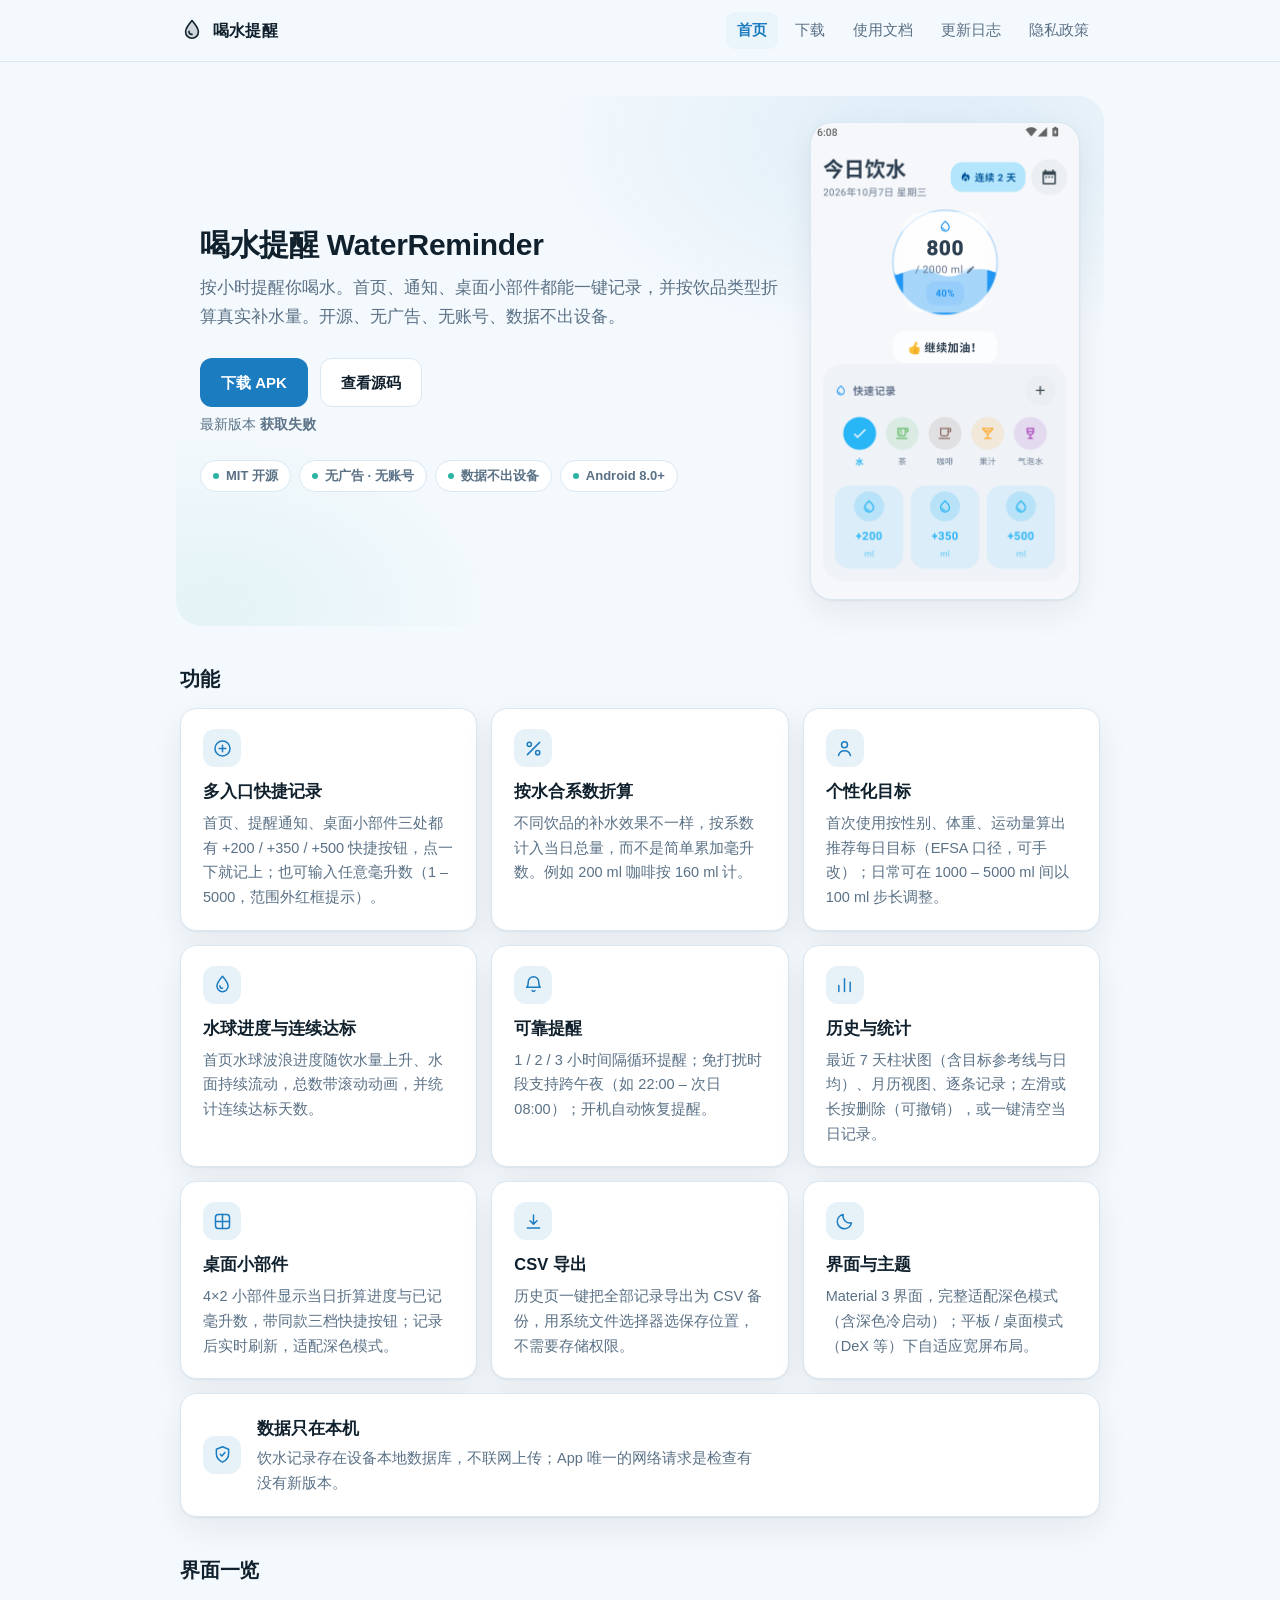
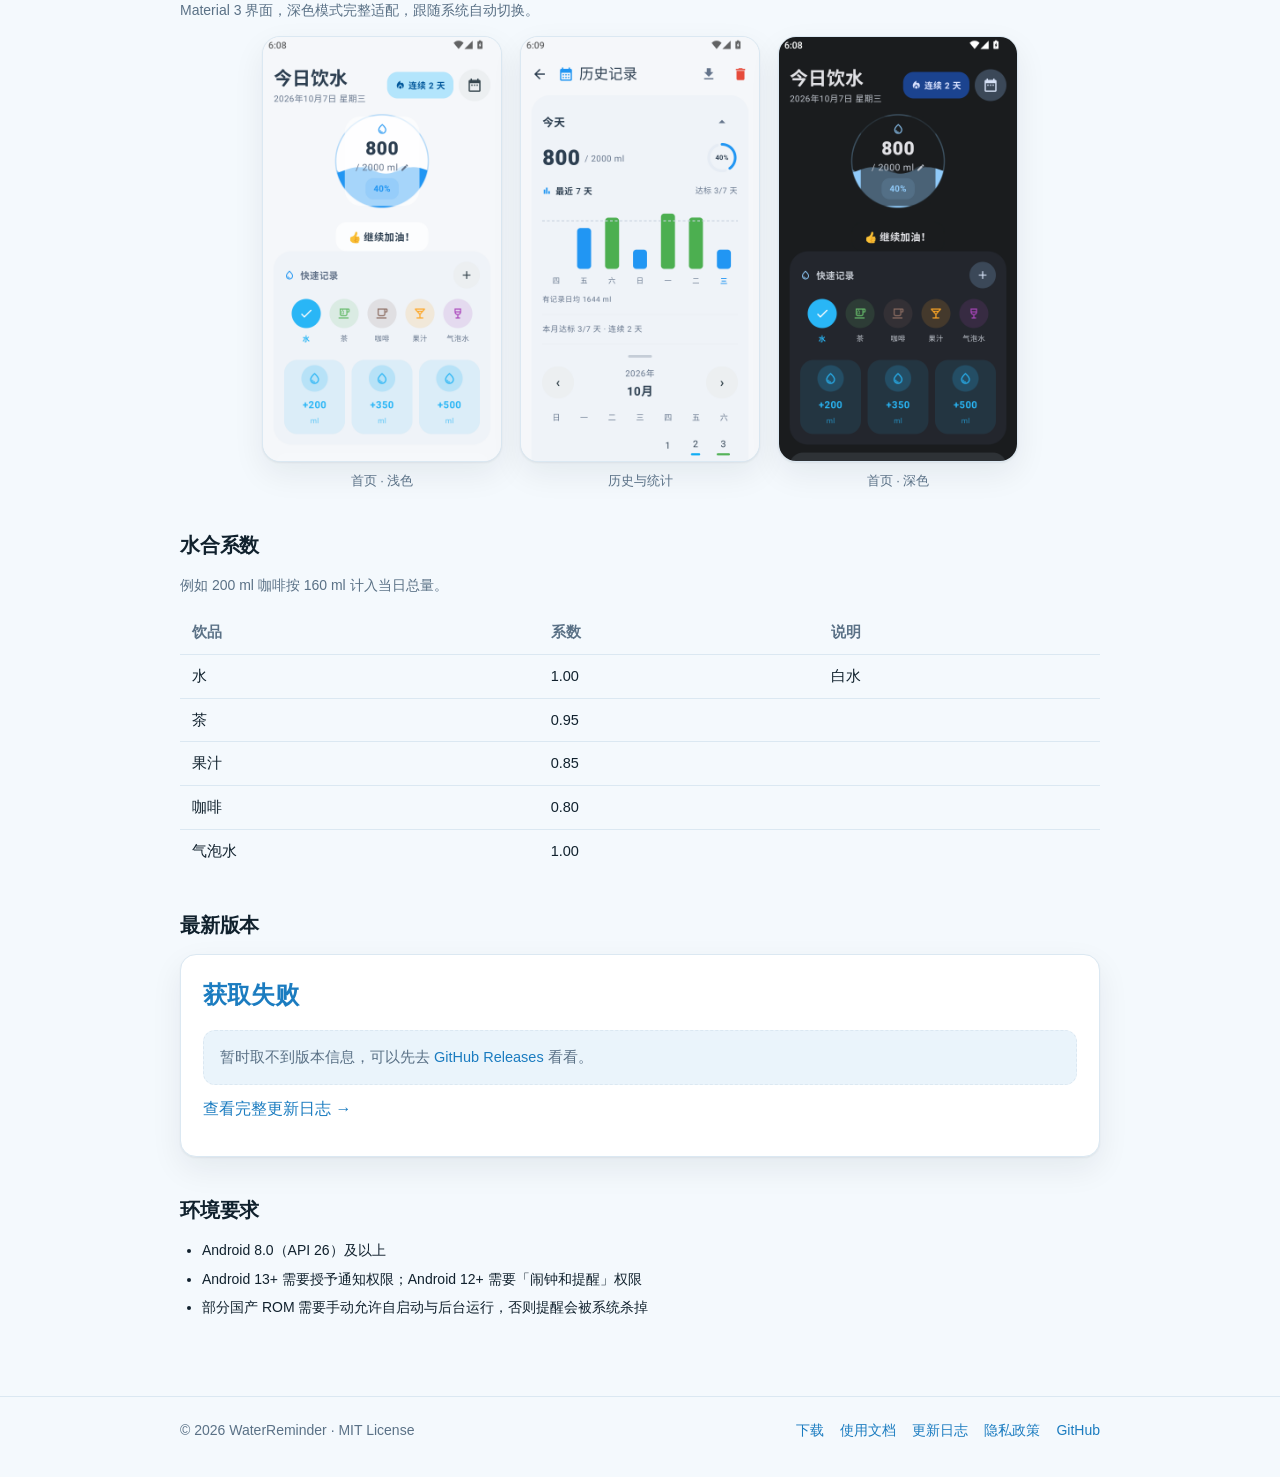
<file: docs/index.html>
<!DOCTYPE html>
<html lang="zh-CN">
<head>
<meta charset="utf-8">
<meta name="viewport" content="width=device-width, initial-scale=1">
<title>喝水提醒 WaterReminder — 简单、开源的饮水提醒 App</title>
<meta name="description" content="WaterReminder 是一个轻量的 Android 喝水提醒应用：按小时提醒喝水，首页、通知、桌面小部件都能一键记录，并按饮品类型折算真实补水量。开源、无广告、无账号、数据不出设备。">
<link rel="icon" type="image/svg+xml" href="data:image/svg+xml,%3Csvg xmlns='http://www.w3.org/2000/svg' viewBox='0 0 24 24'%3E%3Cpath d='M12 2.6c3.9 4.5 6.4 7.9 6.4 11.2A6.4 6.4 0 0 1 12 20.2a6.4 6.4 0 0 1-6.4-6.4c0-3.3 2.5-6.7 6.4-11.2Z' fill='%231b7cc0'/%3E%3C/svg%3E">
<link rel="stylesheet" href="assets/style.css">
</head>
<body>

<header class="site-header">
  <div class="inner">
    <a class="brand" href="./">
      <svg viewBox="0 0 24 24" aria-hidden="true" fill="none">
        <path d="M12 2.6c3.9 4.5 6.4 7.9 6.4 11.2A6.4 6.4 0 0 1 12 20.2a6.4 6.4 0 0 1-6.4-6.4c0-3.3 2.5-6.7 6.4-11.2Z"
              fill="currentColor" opacity=".16"/>
        <path d="M12 2.6c3.9 4.5 6.4 7.9 6.4 11.2A6.4 6.4 0 0 1 12 20.2a6.4 6.4 0 0 1-6.4-6.4c0-3.3 2.5-6.7 6.4-11.2Z"
              stroke="currentColor" stroke-width="1.6" stroke-linejoin="round"/>
        <path d="M9 13.4c0 1.7 1.3 3 3 3" stroke="currentColor" stroke-width="1.6" stroke-linecap="round"/>
      </svg>
      喝水提醒
    </a>
    <nav class="nav">
      <a href="./" aria-current="page">首页</a>
      <a href="download/">下载</a>
      <a href="docs/">使用文档</a>
      <a href="changelog/">更新日志</a>
      <a href="privacy/">隐私政策</a>
    </nav>
  </div>
</header>

<main>

  <section class="hero">
    <div class="text">
      <h1>喝水提醒 WaterReminder</h1>
      <p class="lede">按小时提醒你喝水。首页、通知、桌面小部件都能一键记录，并按饮品类型折算真实补水量。开源、无广告、无账号、数据不出设备。</p>
      <div class="actions">
        <a class="btn btn-primary" data-download href="https://github.com/os233/WaterReminder/releases/latest">
          下载 APK
        </a>
        <a class="btn btn-ghost" href="https://github.com/os233/WaterReminder">查看源码</a>
      </div>
      <p class="small muted">
        最新版本 <strong data-latest-version>读取中…</strong>
        <span data-latest-date></span>
      </p>
      <ul class="badges">
        <li>MIT 开源</li>
        <li>无广告 · 无账号</li>
        <li>数据不出设备</li>
        <li>Android 8.0+</li>
      </ul>
    </div>
    <div class="mark">
      <picture>
        <source media="(prefers-color-scheme: dark)" srcset="images/home-dark.png">
        <img src="images/home-light.png" width="1080" height="1920"
             alt="喝水提醒首页截图：水球进度环、五张饮品快速记录卡与 +200 / +350 / +500 三档快捷按钮">
      </picture>
    </div>
  </section>

  <h2>功能</h2>
  <div class="grid">
    <div class="card feature">
      <div class="f-icon" aria-hidden="true">
        <svg viewBox="0 0 24 24" fill="none" stroke="currentColor" stroke-width="1.7" stroke-linecap="round" stroke-linejoin="round">
          <circle cx="12" cy="12" r="8.6"/><path d="M12 8.2v7.6M8.2 12h7.6"/>
        </svg>
      </div>
      <h3>多入口快捷记录</h3>
      <p>首页、提醒通知、桌面小部件三处都有 +200 / +350 / +500 快捷按钮，点一下就记上；也可输入任意毫升数（1 – 5000，范围外红框提示）。</p>
    </div>
    <div class="card feature">
      <div class="f-icon" aria-hidden="true">
        <svg viewBox="0 0 24 24" fill="none" stroke="currentColor" stroke-width="1.7" stroke-linecap="round" stroke-linejoin="round">
          <path d="M19 5 5 19"/><circle cx="7.2" cy="7.2" r="2.4"/><circle cx="16.8" cy="16.8" r="2.4"/>
        </svg>
      </div>
      <h3>按水合系数折算</h3>
      <p>不同饮品的补水效果不一样，按系数计入当日总量，而不是简单累加毫升数。例如 200 ml 咖啡按 160 ml 计。</p>
    </div>
    <div class="card feature">
      <div class="f-icon" aria-hidden="true">
        <svg viewBox="0 0 24 24" fill="none" stroke="currentColor" stroke-width="1.7" stroke-linecap="round" stroke-linejoin="round">
          <circle cx="12" cy="7.8" r="3.4"/><path d="M5.2 20c.9-3.4 3.6-5.3 6.8-5.3s5.9 1.9 6.8 5.3"/>
        </svg>
      </div>
      <h3>个性化目标</h3>
      <p>首次使用按性别、体重、运动量算出推荐每日目标（EFSA 口径，可手改）；日常可在 1000 – 5000 ml 间以 100 ml 步长调整。</p>
    </div>
    <div class="card feature">
      <div class="f-icon" aria-hidden="true">
        <svg viewBox="0 0 24 24" fill="none" stroke="currentColor" stroke-width="1.7" stroke-linecap="round" stroke-linejoin="round">
          <path d="M12 2.6c3.9 4.5 6.4 7.9 6.4 11.2A6.4 6.4 0 0 1 12 20.2a6.4 6.4 0 0 1-6.4-6.4c0-3.3 2.5-6.7 6.4-11.2Z"/>
          <path d="M9 13.4c0 1.7 1.3 3 3 3"/>
        </svg>
      </div>
      <h3>水球进度与连续达标</h3>
      <p>首页水球波浪进度随饮水量上升、水面持续流动，总数带滚动动画，并统计连续达标天数。</p>
    </div>
    <div class="card feature">
      <div class="f-icon" aria-hidden="true">
        <svg viewBox="0 0 24 24" fill="none" stroke="currentColor" stroke-width="1.7" stroke-linecap="round" stroke-linejoin="round">
          <path d="M18 9.2a6 6 0 0 0-12 0c0 4.6-1.8 6-1.8 6h15.6s-1.8-1.4-1.8-6"/>
          <path d="M10.4 19a1.9 1.9 0 0 0 3.2 0"/>
        </svg>
      </div>
      <h3>可靠提醒</h3>
      <p>1 / 2 / 3 小时间隔循环提醒；免打扰时段支持跨午夜（如 22:00 – 次日 08:00）；开机自动恢复提醒。</p>
    </div>
    <div class="card feature">
      <div class="f-icon" aria-hidden="true">
        <svg viewBox="0 0 24 24" fill="none" stroke="currentColor" stroke-width="1.7" stroke-linecap="round" stroke-linejoin="round">
          <path d="M5.5 20v-7M12 20V5.5M18.5 20V9.5"/>
        </svg>
      </div>
      <h3>历史与统计</h3>
      <p>最近 7 天柱状图（含目标参考线与日均）、月历视图、逐条记录；左滑或长按删除（可撤销），或一键清空当日记录。</p>
    </div>
    <div class="card feature">
      <div class="f-icon" aria-hidden="true">
        <svg viewBox="0 0 24 24" fill="none" stroke="currentColor" stroke-width="1.7" stroke-linecap="round" stroke-linejoin="round">
          <rect x="4" y="4" width="16" height="16" rx="3.2"/><path d="M12 4v16M4 12h16"/>
        </svg>
      </div>
      <h3>桌面小部件</h3>
      <p>4×2 小部件显示当日折算进度与已记毫升数，带同款三档快捷按钮；记录后实时刷新，适配深色模式。</p>
    </div>
    <div class="card feature">
      <div class="f-icon" aria-hidden="true">
        <svg viewBox="0 0 24 24" fill="none" stroke="currentColor" stroke-width="1.7" stroke-linecap="round" stroke-linejoin="round">
          <path d="M12 4.5V15M8 11.2l4 4 4-4"/><path d="M5 19.5h14"/>
        </svg>
      </div>
      <h3>CSV 导出</h3>
      <p>历史页一键把全部记录导出为 CSV 备份，用系统文件选择器选保存位置，不需要存储权限。</p>
    </div>
    <div class="card feature">
      <div class="f-icon" aria-hidden="true">
        <svg viewBox="0 0 24 24" fill="none" stroke="currentColor" stroke-width="1.7" stroke-linecap="round" stroke-linejoin="round">
          <path d="M20 13.6A8.2 8.2 0 0 1 10.4 4 8.2 8.2 0 1 0 20 13.6Z"/>
        </svg>
      </div>
      <h3>界面与主题</h3>
      <p>Material 3 界面，完整适配深色模式（含深色冷启动）；平板 / 桌面模式（DeX 等）下自适应宽屏布局。</p>
    </div>
    <div class="card feature">
      <div class="f-icon" aria-hidden="true">
        <svg viewBox="0 0 24 24" fill="none" stroke="currentColor" stroke-width="1.7" stroke-linecap="round" stroke-linejoin="round">
          <path d="M12 3.2 19 6v5.2c0 4.4-2.9 7.7-7 9.6-4.1-1.9-7-5.2-7-9.6V6l7-2.8Z"/>
          <path d="M9.4 11.8l1.9 1.9 3.5-3.9"/>
        </svg>
      </div>
      <h3>数据只在本机</h3>
      <p>饮水记录存在设备本地数据库，不联网上传；App 唯一的网络请求是检查有没有新版本。</p>
    </div>
  </div>

  <h2>界面一览</h2>
  <p class="small muted">Material 3 界面，深色模式完整适配，跟随系统自动切换。</p>
  <div class="screens">
    <figure>
      <img src="images/home-light.png" loading="lazy" width="1080" height="1920" alt="首页 · 浅色主题">
      <figcaption>首页 · 浅色</figcaption>
    </figure>
    <figure>
      <img src="images/history-light.png" loading="lazy" width="1080" height="1920" alt="历史记录页：最近 7 天柱状图、本月达标统计与月历视图">
      <figcaption>历史与统计</figcaption>
    </figure>
    <figure>
      <img src="images/home-dark.png" loading="lazy" width="1080" height="1920" alt="首页 · 深色主题">
      <figcaption>首页 · 深色</figcaption>
    </figure>
  </div>

  <h2>水合系数</h2>
  <p class="small muted">例如 200 ml 咖啡按 160 ml 计入当日总量。</p>
  <table>
    <thead>
      <tr><th>饮品</th><th>系数</th><th>说明</th></tr>
    </thead>
    <tbody>
      <tr><td>水</td><td>1.00</td><td>白水</td></tr>
      <tr><td>茶</td><td>0.95</td><td></td></tr>
      <tr><td>果汁</td><td>0.85</td><td></td></tr>
      <tr><td>咖啡</td><td>0.80</td><td></td></tr>
      <tr><td>气泡水</td><td>1.00</td><td></td></tr>
    </tbody>
  </table>

  <h2>最新版本</h2>
  <div class="card">
    <div class="version-row">
      <span class="version-tag" data-latest-version>读取中…</span>
      <span class="muted small" data-latest-date></span>
    </div>
    <p class="small muted" data-latest-size></p>
    <div class="notes" data-latest-notes>
      <p class="muted">正在读取更新说明…</p>
    </div>
    <p><a href="changelog/">查看完整更新日志 →</a></p>
  </div>

  <h2>环境要求</h2>
  <ul class="small">
    <li>Android 8.0（API 26）及以上</li>
    <li>Android 13+ 需要授予通知权限；Android 12+ 需要「闹钟和提醒」权限</li>
    <li>部分国产 ROM 需要手动允许自启动与后台运行，否则提醒会被系统杀掉</li>
  </ul>

</main>

<footer class="site-footer">
  <div class="inner">
    <span>© 2026 WaterReminder · MIT License</span>
    <span class="links">
      <a href="download/">下载</a>
      <a href="docs/">使用文档</a>
      <a href="changelog/">更新日志</a>
      <a href="privacy/">隐私政策</a>
      <a href="https://github.com/os233/WaterReminder">GitHub</a>
    </span>
  </div>
</footer>

<script src="assets/site.js"></script>
</body>
</html>
</file>
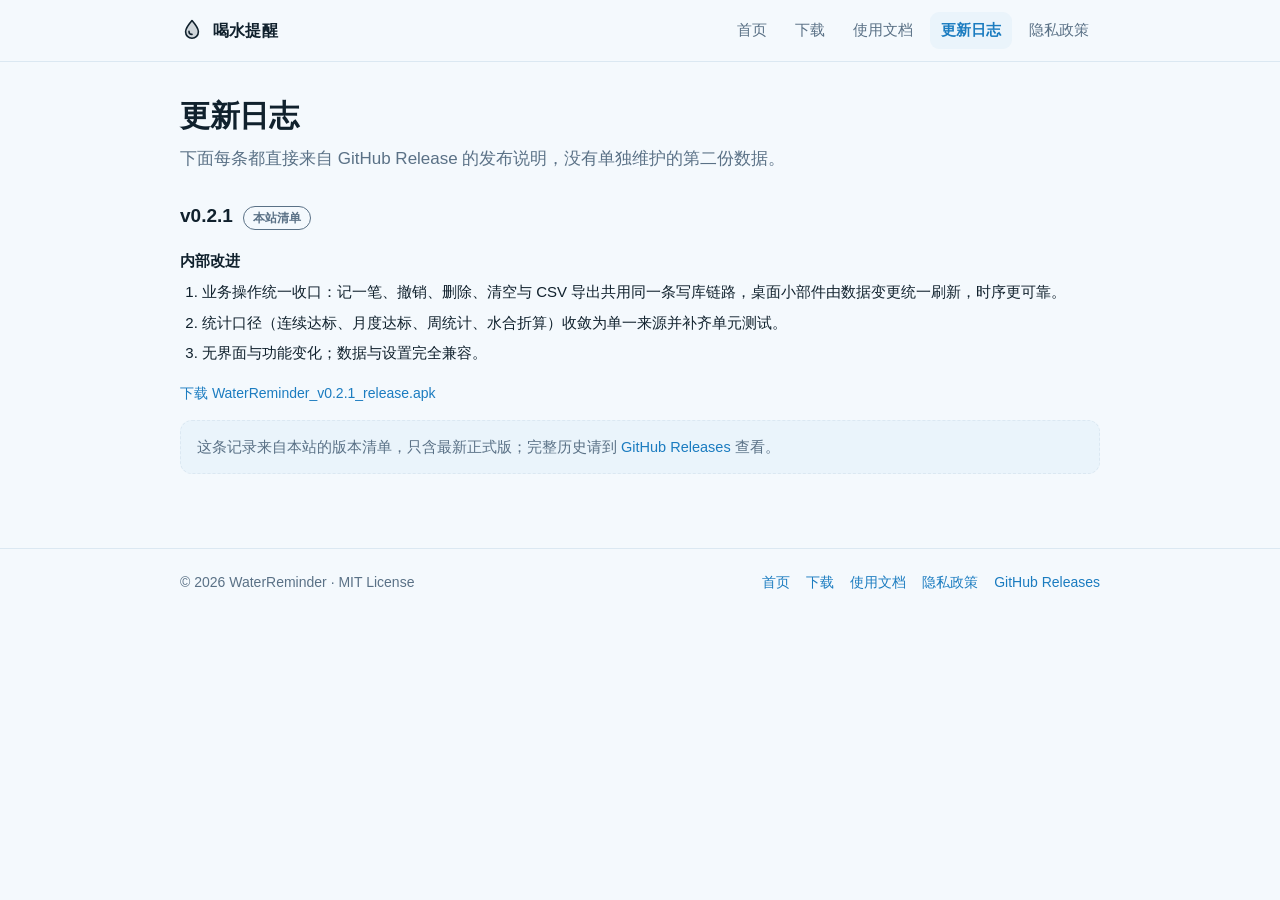
<file: docs/changelog/index.html>
<!DOCTYPE html>
<html lang="zh-CN">
<head>
<meta charset="utf-8">
<meta name="viewport" content="width=device-width, initial-scale=1">
<title>更新日志 — 喝水提醒 WaterReminder</title>
<meta name="description" content="WaterReminder 全部版本的更新日志，内容直接来自 GitHub Releases。">
<link rel="icon" type="image/svg+xml" href="data:image/svg+xml,%3Csvg xmlns='http://www.w3.org/2000/svg' viewBox='0 0 24 24'%3E%3Cpath d='M12 2.6c3.9 4.5 6.4 7.9 6.4 11.2A6.4 6.4 0 0 1 12 20.2a6.4 6.4 0 0 1-6.4-6.4c0-3.3 2.5-6.7 6.4-11.2Z' fill='%231b7cc0'/%3E%3C/svg%3E">
<link rel="stylesheet" href="../assets/style.css">
</head>
<body>

<header class="site-header">
  <div class="inner">
    <a class="brand" href="../">
      <svg viewBox="0 0 24 24" aria-hidden="true" fill="none">
        <path d="M12 2.6c3.9 4.5 6.4 7.9 6.4 11.2A6.4 6.4 0 0 1 12 20.2a6.4 6.4 0 0 1-6.4-6.4c0-3.3 2.5-6.7 6.4-11.2Z"
              fill="currentColor" opacity=".16"/>
        <path d="M12 2.6c3.9 4.5 6.4 7.9 6.4 11.2A6.4 6.4 0 0 1 12 20.2a6.4 6.4 0 0 1-6.4-6.4c0-3.3 2.5-6.7 6.4-11.2Z"
              stroke="currentColor" stroke-width="1.6" stroke-linejoin="round"/>
        <path d="M9 13.4c0 1.7 1.3 3 3 3" stroke="currentColor" stroke-width="1.6" stroke-linecap="round"/>
      </svg>
      喝水提醒
    </a>
    <nav class="nav">
      <a href="../">首页</a>
      <a href="../download/">下载</a>
      <a href="../docs/">使用文档</a>
      <a href="../changelog/" aria-current="page">更新日志</a>
      <a href="../privacy/">隐私政策</a>
    </nav>
  </div>
</header>

<main>

  <h1>更新日志</h1>
  <p class="lede">下面每条都直接来自 GitHub Release 的发布说明，没有单独维护的第二份数据。</p>

  <div data-changelog>
    <p class="notice">正在从 GitHub 读取发布记录…</p>
  </div>

</main>

<footer class="site-footer">
  <div class="inner">
    <span>© 2026 WaterReminder · MIT License</span>
    <span class="links">
      <a href="../">首页</a>
      <a href="../download/">下载</a>
      <a href="../docs/">使用文档</a>
      <a href="../privacy/">隐私政策</a>
      <a href="https://github.com/os233/WaterReminder/releases">GitHub Releases</a>
    </span>
  </div>
</footer>

<script src="../assets/site.js"></script>
</body>
</html>
</file>
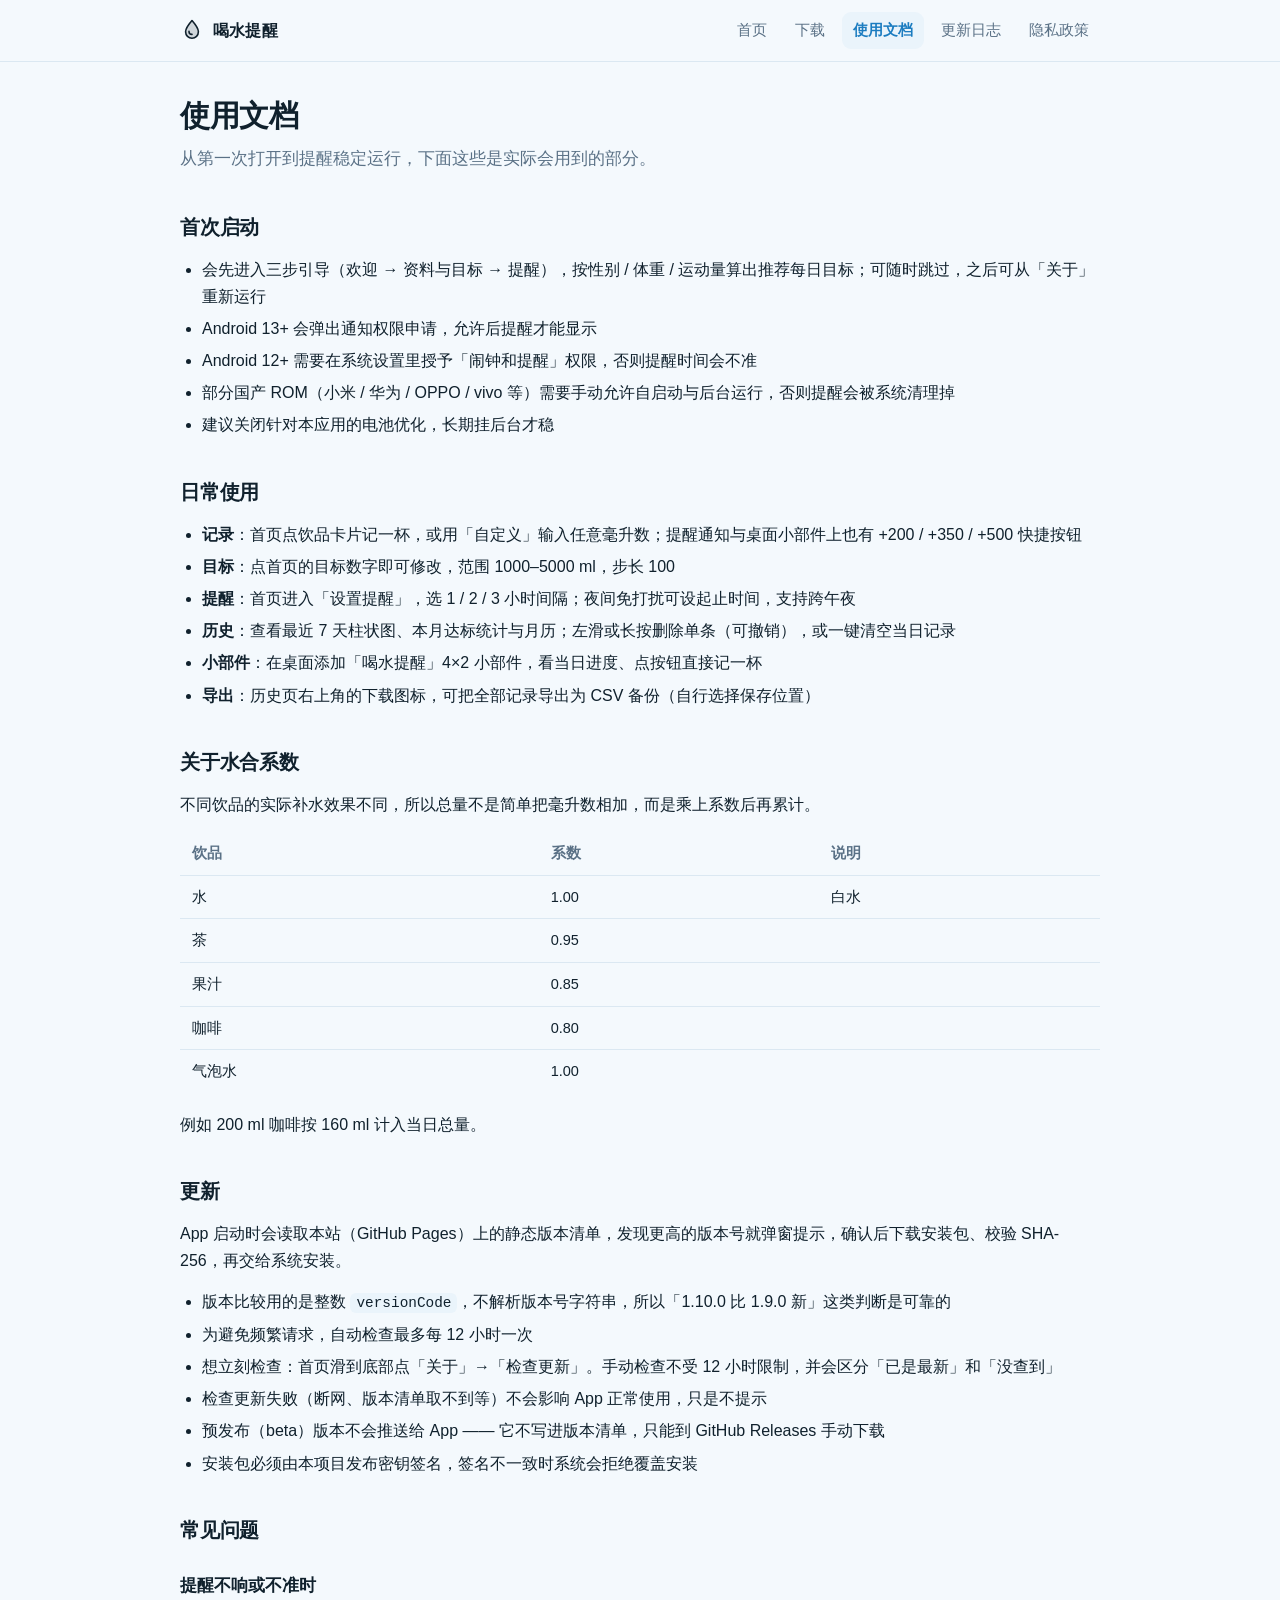
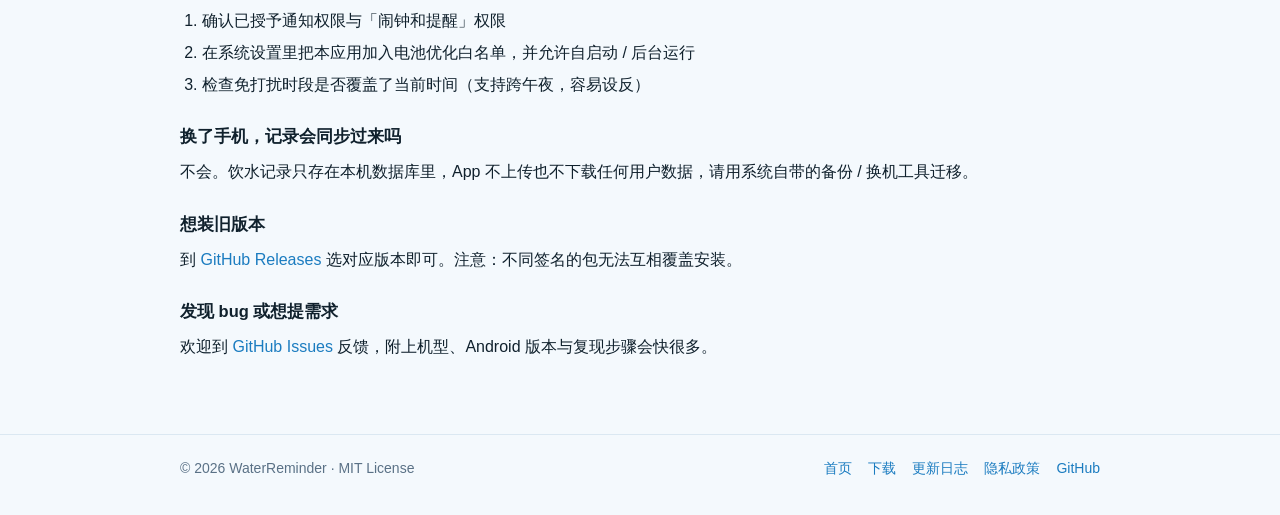
<file: docs/docs/index.html>
<!DOCTYPE html>
<html lang="zh-CN">
<head>
<meta charset="utf-8">
<meta name="viewport" content="width=device-width, initial-scale=1">
<title>使用文档 — 喝水提醒 WaterReminder</title>
<meta name="description" content="WaterReminder 使用说明：首次启动权限设置、日常记录、提醒配置、历史统计与常见问题排查。">
<link rel="icon" type="image/svg+xml" href="data:image/svg+xml,%3Csvg xmlns='http://www.w3.org/2000/svg' viewBox='0 0 24 24'%3E%3Cpath d='M12 2.6c3.9 4.5 6.4 7.9 6.4 11.2A6.4 6.4 0 0 1 12 20.2a6.4 6.4 0 0 1-6.4-6.4c0-3.3 2.5-6.7 6.4-11.2Z' fill='%231b7cc0'/%3E%3C/svg%3E">
<link rel="stylesheet" href="../assets/style.css">
</head>
<body>

<header class="site-header">
  <div class="inner">
    <a class="brand" href="../">
      <svg viewBox="0 0 24 24" aria-hidden="true" fill="none">
        <path d="M12 2.6c3.9 4.5 6.4 7.9 6.4 11.2A6.4 6.4 0 0 1 12 20.2a6.4 6.4 0 0 1-6.4-6.4c0-3.3 2.5-6.7 6.4-11.2Z"
              fill="currentColor" opacity=".16"/>
        <path d="M12 2.6c3.9 4.5 6.4 7.9 6.4 11.2A6.4 6.4 0 0 1 12 20.2a6.4 6.4 0 0 1-6.4-6.4c0-3.3 2.5-6.7 6.4-11.2Z"
              stroke="currentColor" stroke-width="1.6" stroke-linejoin="round"/>
        <path d="M9 13.4c0 1.7 1.3 3 3 3" stroke="currentColor" stroke-width="1.6" stroke-linecap="round"/>
      </svg>
      喝水提醒
    </a>
    <nav class="nav">
      <a href="../">首页</a>
      <a href="../download/">下载</a>
      <a href="../docs/" aria-current="page">使用文档</a>
      <a href="../changelog/">更新日志</a>
      <a href="../privacy/">隐私政策</a>
    </nav>
  </div>
</header>

<main>

  <h1>使用文档</h1>
  <p class="lede">从第一次打开到提醒稳定运行，下面这些是实际会用到的部分。</p>

  <h2>首次启动</h2>
  <ul>
    <li>会先进入三步引导（欢迎 → 资料与目标 → 提醒），按性别 / 体重 / 运动量算出推荐每日目标；可随时跳过，之后可从「关于」重新运行</li>
    <li>Android 13+ 会弹出通知权限申请，允许后提醒才能显示</li>
    <li>Android 12+ 需要在系统设置里授予「闹钟和提醒」权限，否则提醒时间会不准</li>
    <li>部分国产 ROM（小米 / 华为 / OPPO / vivo 等）需要手动允许自启动与后台运行，否则提醒会被系统清理掉</li>
    <li>建议关闭针对本应用的电池优化，长期挂后台才稳</li>
  </ul>

  <h2>日常使用</h2>
  <ul>
    <li><strong>记录</strong>：首页点饮品卡片记一杯，或用「自定义」输入任意毫升数；提醒通知与桌面小部件上也有 +200 / +350 / +500 快捷按钮</li>
    <li><strong>目标</strong>：点首页的目标数字即可修改，范围 1000–5000 ml，步长 100</li>
    <li><strong>提醒</strong>：首页进入「设置提醒」，选 1 / 2 / 3 小时间隔；夜间免打扰可设起止时间，支持跨午夜</li>
    <li><strong>历史</strong>：查看最近 7 天柱状图、本月达标统计与月历；左滑或长按删除单条（可撤销），或一键清空当日记录</li>
    <li><strong>小部件</strong>：在桌面添加「喝水提醒」4×2 小部件，看当日进度、点按钮直接记一杯</li>
    <li><strong>导出</strong>：历史页右上角的下载图标，可把全部记录导出为 CSV 备份（自行选择保存位置）</li>
  </ul>

  <h2>关于水合系数</h2>
  <p>不同饮品的实际补水效果不同，所以总量不是简单把毫升数相加，而是乘上系数后再累计。</p>
  <table>
    <thead>
      <tr><th>饮品</th><th>系数</th><th>说明</th></tr>
    </thead>
    <tbody>
      <tr><td>水</td><td>1.00</td><td>白水</td></tr>
      <tr><td>茶</td><td>0.95</td><td></td></tr>
      <tr><td>果汁</td><td>0.85</td><td></td></tr>
      <tr><td>咖啡</td><td>0.80</td><td></td></tr>
      <tr><td>气泡水</td><td>1.00</td><td></td></tr>
    </tbody>
  </table>
  <p>例如 200 ml 咖啡按 160 ml 计入当日总量。</p>

  <h2>更新</h2>
  <p>App 启动时会读取本站（GitHub Pages）上的静态版本清单，发现更高的版本号就弹窗提示，确认后下载安装包、校验 SHA-256，再交给系统安装。</p>
  <ul>
    <li>版本比较用的是整数 <code>versionCode</code>，不解析版本号字符串，所以「1.10.0 比 1.9.0 新」这类判断是可靠的</li>
    <li>为避免频繁请求，自动检查最多每 12 小时一次</li>
    <li>想立刻检查：首页滑到底部点「关于」→「检查更新」。手动检查不受 12 小时限制，并会区分「已是最新」和「没查到」</li>
    <li>检查更新失败（断网、版本清单取不到等）不会影响 App 正常使用，只是不提示</li>
    <li>预发布（beta）版本不会推送给 App —— 它不写进版本清单，只能到 GitHub Releases 手动下载</li>
    <li>安装包必须由本项目发布密钥签名，签名不一致时系统会拒绝覆盖安装</li>
  </ul>

  <h2>常见问题</h2>

  <h3>提醒不响或不准时</h3>
  <ol>
    <li>确认已授予通知权限与「闹钟和提醒」权限</li>
    <li>在系统设置里把本应用加入电池优化白名单，并允许自启动 / 后台运行</li>
    <li>检查免打扰时段是否覆盖了当前时间（支持跨午夜，容易设反）</li>
  </ol>

  <h3>换了手机，记录会同步过来吗</h3>
  <p>不会。饮水记录只存在本机数据库里，App 不上传也不下载任何用户数据，请用系统自带的备份 / 换机工具迁移。</p>

  <h3>想装旧版本</h3>
  <p>到 <a href="https://github.com/os233/WaterReminder/releases">GitHub Releases</a> 选对应版本即可。注意：不同签名的包无法互相覆盖安装。</p>

  <h3>发现 bug 或想提需求</h3>
  <p>欢迎到 <a href="https://github.com/os233/WaterReminder/issues">GitHub Issues</a> 反馈，附上机型、Android 版本与复现步骤会快很多。</p>

</main>

<footer class="site-footer">
  <div class="inner">
    <span>© 2026 WaterReminder · MIT License</span>
    <span class="links">
      <a href="../">首页</a>
      <a href="../download/">下载</a>
      <a href="../changelog/">更新日志</a>
      <a href="../privacy/">隐私政策</a>
      <a href="https://github.com/os233/WaterReminder">GitHub</a>
    </span>
  </div>
</footer>

</body>
</html>
</file>
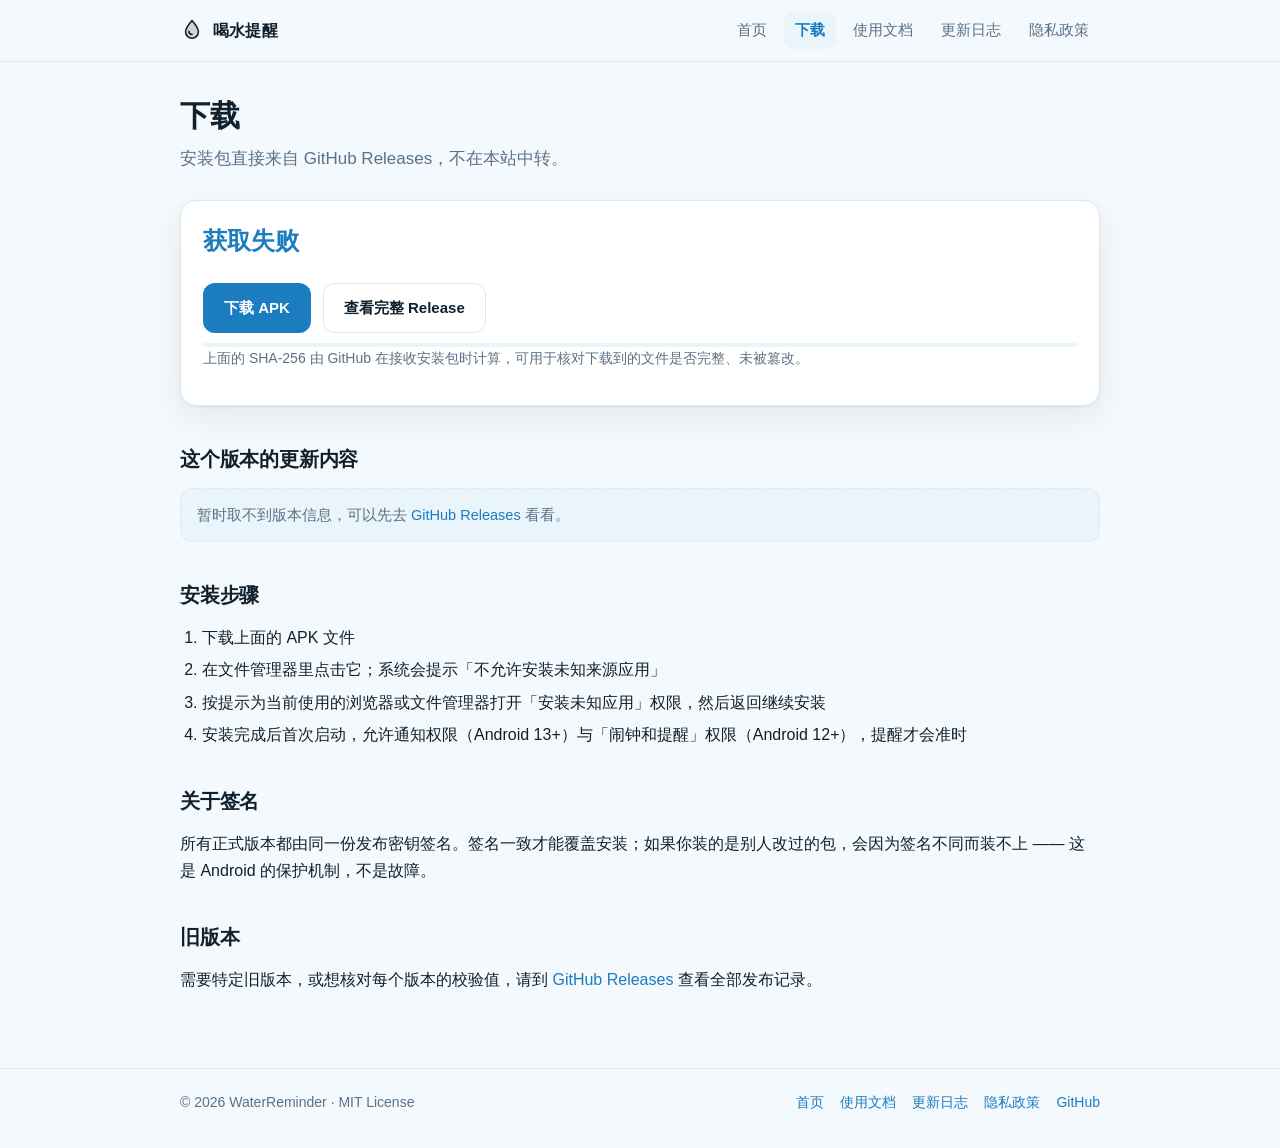
<file: docs/download/index.html>
<!DOCTYPE html>
<html lang="zh-CN">
<head>
<meta charset="utf-8">
<meta name="viewport" content="width=device-width, initial-scale=1">
<title>下载 — 喝水提醒 WaterReminder</title>
<meta name="description" content="下载最新版 WaterReminder APK。安装包直接来自 GitHub Releases，附带 SHA-256 校验值。">
<link rel="icon" type="image/svg+xml" href="data:image/svg+xml,%3Csvg xmlns='http://www.w3.org/2000/svg' viewBox='0 0 24 24'%3E%3Cpath d='M12 2.6c3.9 4.5 6.4 7.9 6.4 11.2A6.4 6.4 0 0 1 12 20.2a6.4 6.4 0 0 1-6.4-6.4c0-3.3 2.5-6.7 6.4-11.2Z' fill='%231b7cc0'/%3E%3C/svg%3E">
<link rel="stylesheet" href="../assets/style.css">
</head>
<body>

<header class="site-header">
  <div class="inner">
    <a class="brand" href="../">
      <svg viewBox="0 0 24 24" aria-hidden="true" fill="none">
        <path d="M12 2.6c3.9 4.5 6.4 7.9 6.4 11.2A6.4 6.4 0 0 1 12 20.2a6.4 6.4 0 0 1-6.4-6.4c0-3.3 2.5-6.7 6.4-11.2Z"
              fill="currentColor" opacity=".16"/>
        <path d="M12 2.6c3.9 4.5 6.4 7.9 6.4 11.2A6.4 6.4 0 0 1 12 20.2a6.4 6.4 0 0 1-6.4-6.4c0-3.3 2.5-6.7 6.4-11.2Z"
              stroke="currentColor" stroke-width="1.6" stroke-linejoin="round"/>
        <path d="M9 13.4c0 1.7 1.3 3 3 3" stroke="currentColor" stroke-width="1.6" stroke-linecap="round"/>
      </svg>
      喝水提醒
    </a>
    <nav class="nav">
      <a href="../">首页</a>
      <a href="../download/" aria-current="page">下载</a>
      <a href="../docs/">使用文档</a>
      <a href="../changelog/">更新日志</a>
      <a href="../privacy/">隐私政策</a>
    </nav>
  </div>
</header>

<main>

  <h1>下载</h1>
  <p class="lede">安装包直接来自 GitHub Releases，不在本站中转。</p>

  <div class="card">
    <div class="version-row">
      <span class="version-tag" data-latest-version>读取中…</span>
      <span class="muted small" data-latest-date></span>
    </div>
    <p class="small muted" data-latest-size></p>

    <div class="actions">
      <a class="btn btn-primary" data-download href="https://github.com/os233/WaterReminder/releases/latest">
        下载 APK
      </a>
      <a class="btn btn-ghost" data-release-link href="https://github.com/os233/WaterReminder/releases">
        查看完整 Release
      </a>
    </div>

    <code class="checksum" data-latest-sha256></code>
    <p class="small muted">上面的 SHA-256 由 GitHub 在接收安装包时计算，可用于核对下载到的文件是否完整、未被篡改。</p>
  </div>

  <h2>这个版本的更新内容</h2>
  <div class="notes" data-latest-notes>
    <p class="muted">正在读取更新说明…</p>
  </div>

  <h2>安装步骤</h2>
  <ol>
    <li>下载上面的 APK 文件</li>
    <li>在文件管理器里点击它；系统会提示「不允许安装未知来源应用」</li>
    <li>按提示为当前使用的浏览器或文件管理器打开「安装未知应用」权限，然后返回继续安装</li>
    <li>安装完成后首次启动，允许通知权限（Android 13+）与「闹钟和提醒」权限（Android 12+），提醒才会准时</li>
  </ol>

  <h2>关于签名</h2>
  <p>所有正式版本都由同一份发布密钥签名。签名一致才能覆盖安装；如果你装的是别人改过的包，会因为签名不同而装不上 —— 这是 Android 的保护机制，不是故障。</p>

  <h2>旧版本</h2>
  <p>需要特定旧版本，或想核对每个版本的校验值，请到
    <a href="https://github.com/os233/WaterReminder/releases">GitHub Releases</a> 查看全部发布记录。</p>

</main>

<footer class="site-footer">
  <div class="inner">
    <span>© 2026 WaterReminder · MIT License</span>
    <span class="links">
      <a href="../">首页</a>
      <a href="../docs/">使用文档</a>
      <a href="../changelog/">更新日志</a>
      <a href="../privacy/">隐私政策</a>
      <a href="https://github.com/os233/WaterReminder">GitHub</a>
    </span>
  </div>
</footer>

<script src="../assets/site.js"></script>
</body>
</html>
</file>
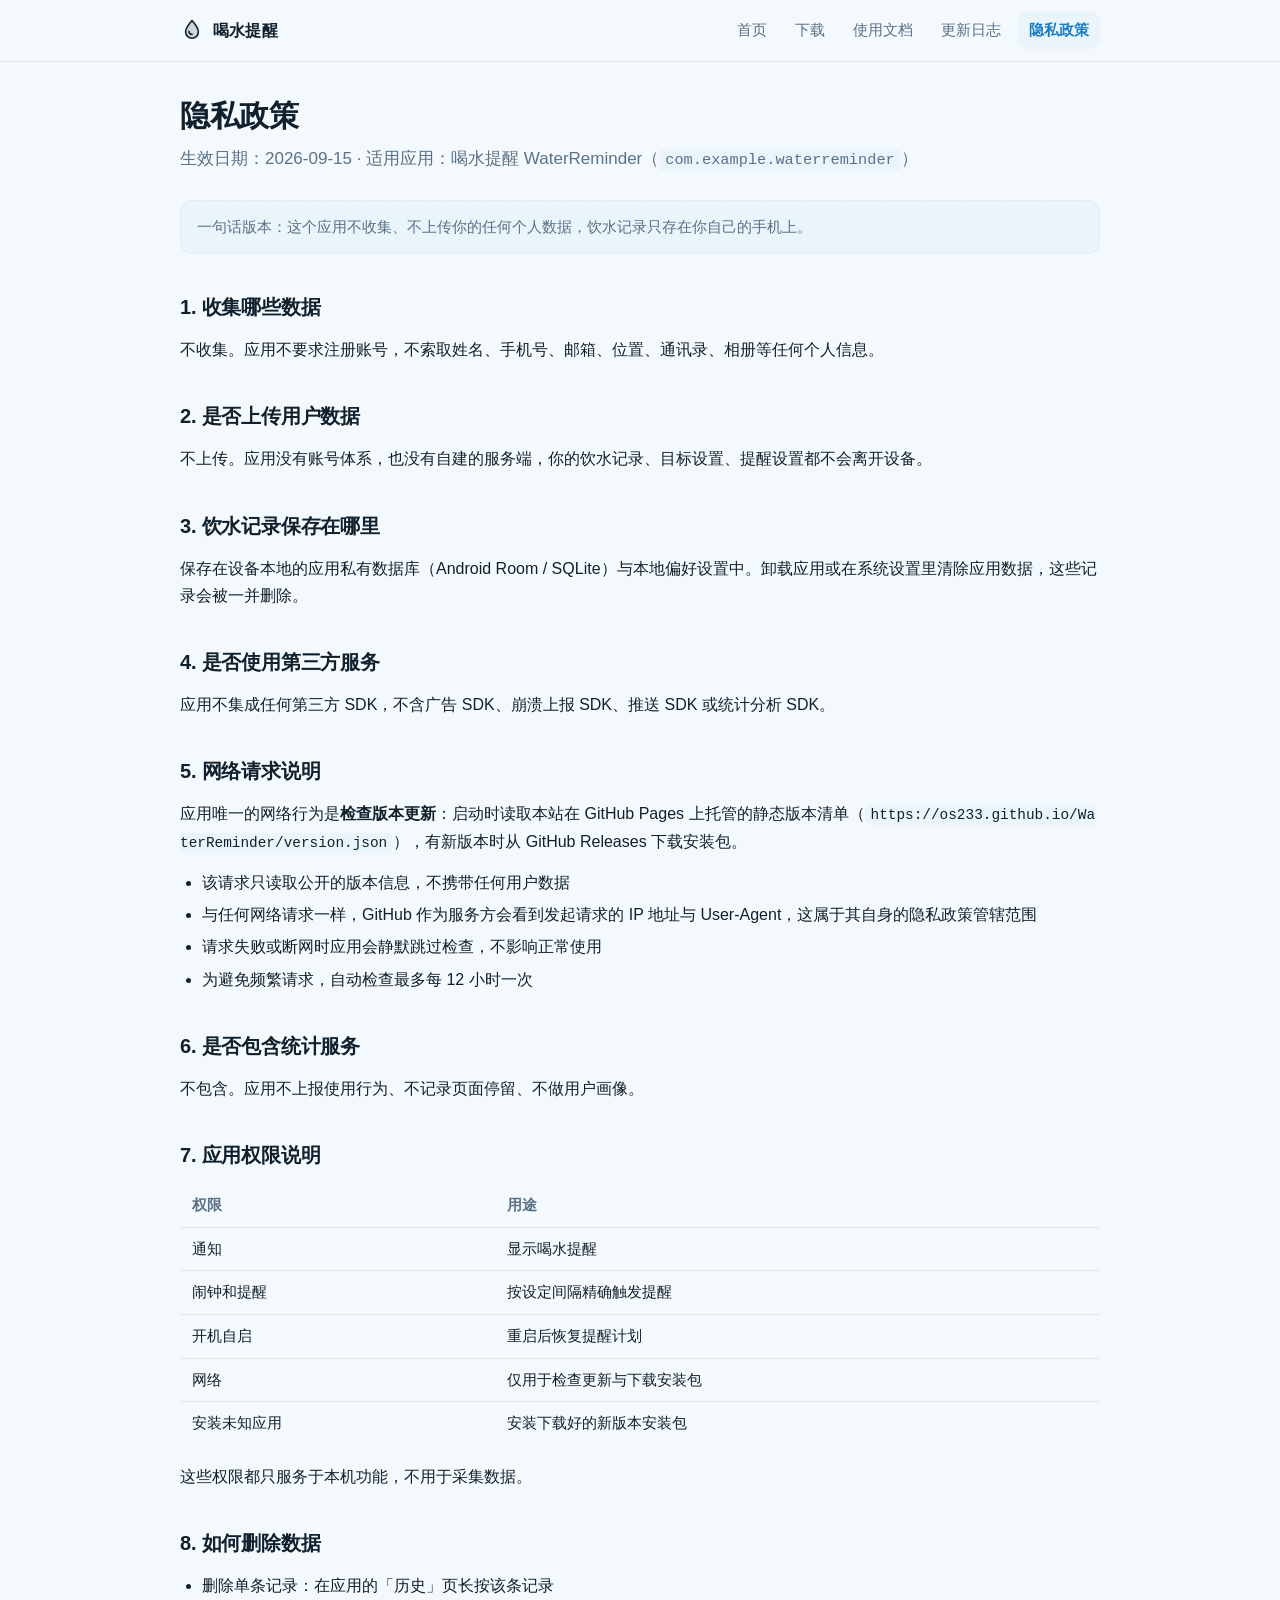
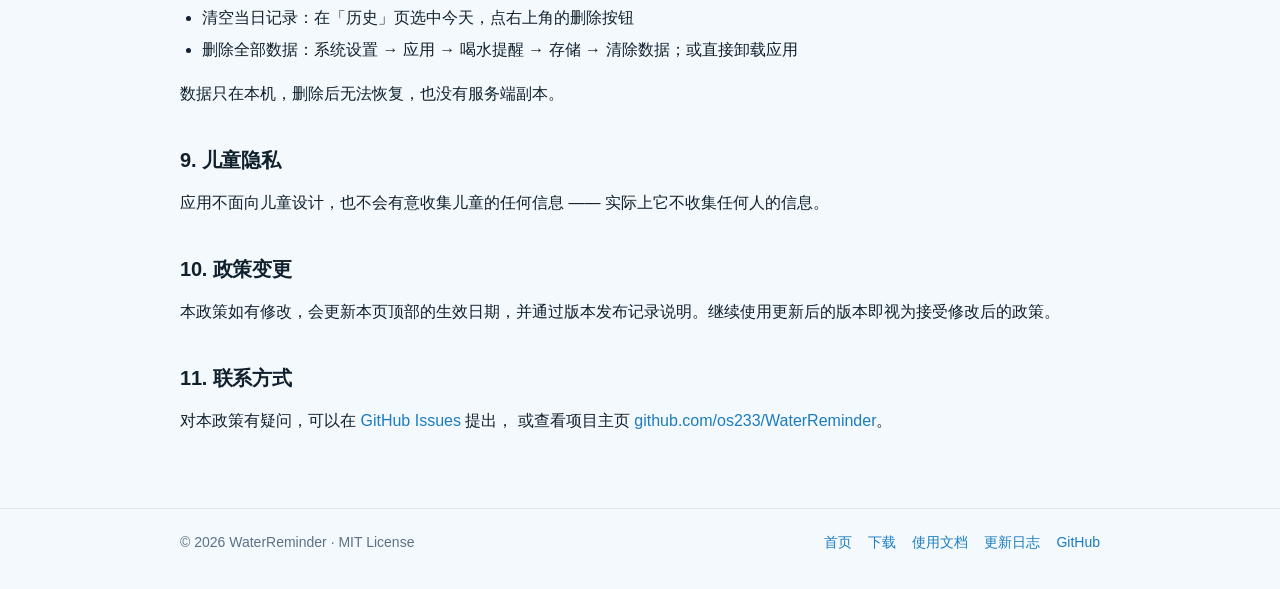
<file: docs/privacy/index.html>
<!DOCTYPE html>
<html lang="zh-CN">
<head>
<meta charset="utf-8">
<meta name="viewport" content="width=device-width, initial-scale=1">
<title>隐私政策 — 喝水提醒 WaterReminder</title>
<meta name="description" content="WaterReminder 隐私政策：不收集、不上传任何用户数据，饮水记录仅保存在本机。">
<link rel="icon" type="image/svg+xml" href="data:image/svg+xml,%3Csvg xmlns='http://www.w3.org/2000/svg' viewBox='0 0 24 24'%3E%3Cpath d='M12 2.6c3.9 4.5 6.4 7.9 6.4 11.2A6.4 6.4 0 0 1 12 20.2a6.4 6.4 0 0 1-6.4-6.4c0-3.3 2.5-6.7 6.4-11.2Z' fill='%231b7cc0'/%3E%3C/svg%3E">
<link rel="stylesheet" href="../assets/style.css">
</head>
<body>

<header class="site-header">
  <div class="inner">
    <a class="brand" href="../">
      <svg viewBox="0 0 24 24" aria-hidden="true" fill="none">
        <path d="M12 2.6c3.9 4.5 6.4 7.9 6.4 11.2A6.4 6.4 0 0 1 12 20.2a6.4 6.4 0 0 1-6.4-6.4c0-3.3 2.5-6.7 6.4-11.2Z"
              fill="currentColor" opacity=".16"/>
        <path d="M12 2.6c3.9 4.5 6.4 7.9 6.4 11.2A6.4 6.4 0 0 1 12 20.2a6.4 6.4 0 0 1-6.4-6.4c0-3.3 2.5-6.7 6.4-11.2Z"
              stroke="currentColor" stroke-width="1.6" stroke-linejoin="round"/>
        <path d="M9 13.4c0 1.7 1.3 3 3 3" stroke="currentColor" stroke-width="1.6" stroke-linecap="round"/>
      </svg>
      喝水提醒
    </a>
    <nav class="nav">
      <a href="../">首页</a>
      <a href="../download/">下载</a>
      <a href="../docs/">使用文档</a>
      <a href="../changelog/">更新日志</a>
      <a href="../privacy/" aria-current="page">隐私政策</a>
    </nav>
  </div>
</header>

<main>

  <h1>隐私政策</h1>
  <p class="lede">生效日期：2026-09-15 · 适用应用：喝水提醒 WaterReminder（<code>com.example.waterreminder</code>）</p>

  <p class="notice">一句话版本：这个应用不收集、不上传你的任何个人数据，饮水记录只存在你自己的手机上。</p>

  <h2>1. 收集哪些数据</h2>
  <p>不收集。应用不要求注册账号，不索取姓名、手机号、邮箱、位置、通讯录、相册等任何个人信息。</p>

  <h2>2. 是否上传用户数据</h2>
  <p>不上传。应用没有账号体系，也没有自建的服务端，你的饮水记录、目标设置、提醒设置都不会离开设备。</p>

  <h2>3. 饮水记录保存在哪里</h2>
  <p>保存在设备本地的应用私有数据库（Android Room / SQLite）与本地偏好设置中。卸载应用或在系统设置里清除应用数据，这些记录会被一并删除。</p>

  <h2>4. 是否使用第三方服务</h2>
  <p>应用不集成任何第三方 SDK，不含广告 SDK、崩溃上报 SDK、推送 SDK 或统计分析 SDK。</p>

  <h2>5. 网络请求说明</h2>
  <p>应用唯一的网络行为是<strong>检查版本更新</strong>：启动时读取本站在 GitHub Pages 上托管的静态版本清单（<code>https://os233.github.io/WaterReminder/version.json</code>），有新版本时从 GitHub Releases 下载安装包。</p>
  <ul>
    <li>该请求只读取公开的版本信息，不携带任何用户数据</li>
    <li>与任何网络请求一样，GitHub 作为服务方会看到发起请求的 IP 地址与 User-Agent，这属于其自身的隐私政策管辖范围</li>
    <li>请求失败或断网时应用会静默跳过检查，不影响正常使用</li>
    <li>为避免频繁请求，自动检查最多每 12 小时一次</li>
  </ul>

  <h2>6. 是否包含统计服务</h2>
  <p>不包含。应用不上报使用行为、不记录页面停留、不做用户画像。</p>

  <h2>7. 应用权限说明</h2>
  <table>
    <thead>
      <tr><th>权限</th><th>用途</th></tr>
    </thead>
    <tbody>
      <tr><td>通知</td><td>显示喝水提醒</td></tr>
      <tr><td>闹钟和提醒</td><td>按设定间隔精确触发提醒</td></tr>
      <tr><td>开机自启</td><td>重启后恢复提醒计划</td></tr>
      <tr><td>网络</td><td>仅用于检查更新与下载安装包</td></tr>
      <tr><td>安装未知应用</td><td>安装下载好的新版本安装包</td></tr>
    </tbody>
  </table>
  <p>这些权限都只服务于本机功能，不用于采集数据。</p>

  <h2>8. 如何删除数据</h2>
  <ul>
    <li>删除单条记录：在应用的「历史」页长按该条记录</li>
    <li>清空当日记录：在「历史」页选中今天，点右上角的删除按钮</li>
    <li>删除全部数据：系统设置 → 应用 → 喝水提醒 → 存储 → 清除数据；或直接卸载应用</li>
  </ul>
  <p>数据只在本机，删除后无法恢复，也没有服务端副本。</p>

  <h2>9. 儿童隐私</h2>
  <p>应用不面向儿童设计，也不会有意收集儿童的任何信息 —— 实际上它不收集任何人的信息。</p>

  <h2>10. 政策变更</h2>
  <p>本政策如有修改，会更新本页顶部的生效日期，并通过版本发布记录说明。继续使用更新后的版本即视为接受修改后的政策。</p>

  <h2>11. 联系方式</h2>
  <p>对本政策有疑问，可以在
    <a href="https://github.com/os233/WaterReminder/issues">GitHub Issues</a> 提出，
    或查看项目主页
    <a href="https://github.com/os233/WaterReminder">github.com/os233/WaterReminder</a>。</p>

</main>

<footer class="site-footer">
  <div class="inner">
    <span>© 2026 WaterReminder · MIT License</span>
    <span class="links">
      <a href="../">首页</a>
      <a href="../download/">下载</a>
      <a href="../docs/">使用文档</a>
      <a href="../changelog/">更新日志</a>
      <a href="https://github.com/os233/WaterReminder">GitHub</a>
    </span>
  </div>
</footer>

</body>
</html>
</file>
<file: docs/assets/style.css>
/* WaterReminder 官网样式：单文件、无构建、跟随系统深浅色 */

:root {
  --bg: #f4f9fd;
  --surface: #ffffff;
  --surface-soft: #eaf4fb;
  --text: #10212d;
  --muted: #5a7186;
  --border: #dbe8f2;
  --primary: #1b7cc0;
  --primary-strong: #1567a3;
  --accent: #2bb3a3;
  --shadow: 0 1px 2px rgba(16, 33, 45, .06), 0 12px 32px rgba(16, 33, 45, .07);
  --radius: 16px;
  --max: 960px;
}

@media (prefers-color-scheme: dark) {
  :root {
    --bg: #0d151e;
    --surface: #16212c;
    --surface-soft: #1b2936;
    --text: #e7eff6;
    --muted: #93a8ba;
    --border: #26333f;
    --primary: #58b1e9;
    --primary-strong: #7cc4f2;
    --accent: #46c8b6;
    --shadow: 0 1px 2px rgba(0, 0, 0, .3), 0 12px 32px rgba(0, 0, 0, .35);
  }
}

* { box-sizing: border-box; }

html { -webkit-text-size-adjust: 100%; }

body {
  margin: 0;
  background: var(--bg);
  color: var(--text);
  font-family: -apple-system, BlinkMacSystemFont, "Segoe UI", "PingFang SC",
    "Hiragino Sans GB", "Microsoft YaHei", Roboto, sans-serif;
  font-size: 16px;
  line-height: 1.7;
}

a { color: var(--primary); text-decoration: none; }
a:hover { text-decoration: underline; }

/* ── 顶栏 ─────────────────────────────────────────── */
.site-header {
  position: sticky;
  top: 0;
  z-index: 10;
  background: var(--bg);
  background: color-mix(in srgb, var(--bg) 88%, transparent);
  backdrop-filter: saturate(160%) blur(10px);
  border-bottom: 1px solid var(--border);
}

.site-header .inner {
  max-width: var(--max);
  margin: 0 auto;
  padding: 12px 20px;
  display: flex;
  align-items: center;
  gap: 18px;
  flex-wrap: wrap;
}

.brand {
  display: flex;
  align-items: center;
  gap: 9px;
  font-weight: 700;
  color: var(--text);
  letter-spacing: .2px;
}
.brand:hover { text-decoration: none; }
.brand svg { width: 24px; height: 24px; flex: none; }

.nav { margin-left: auto; display: flex; gap: 6px; flex-wrap: wrap; }
.nav a {
  color: var(--muted);
  padding: 6px 11px;
  border-radius: 9px;
  font-size: 14.5px;
}
.nav a:hover { background: var(--surface-soft); color: var(--text); text-decoration: none; }
.nav a[aria-current="page"] { color: var(--primary); background: var(--surface-soft); font-weight: 600; }

/* ── 布局 ─────────────────────────────────────────── */
main { max-width: var(--max); margin: 0 auto; padding: 34px 20px 60px; }

h1 { font-size: 30px; line-height: 1.3; margin: 0 0 10px; letter-spacing: -.3px; }
h2 { font-size: 20px; margin: 36px 0 12px; letter-spacing: -.2px; }
h3 { font-size: 16.5px; margin: 24px 0 8px; }
p { margin: 0 0 14px; }

.lede { font-size: 17px; color: var(--muted); margin-bottom: 26px; }

.card {
  background: var(--surface);
  border: 1px solid var(--border);
  border-radius: var(--radius);
  padding: 20px 22px;
  box-shadow: var(--shadow);
}

.grid { display: grid; gap: 14px; grid-template-columns: repeat(auto-fit, minmax(240px, 1fr)); }

.muted { color: var(--muted); }
.small { font-size: 14px; }

/* ── 首页 hero ────────────────────────────────────── */
.hero {
  display: flex;
  align-items: center;
  gap: 30px;
  flex-wrap: wrap;
  padding: 26px 24px;
  margin: 0 -4px;
  border-radius: 26px;
  background:
    radial-gradient(560px 300px at 82% 8%,
      color-mix(in srgb, var(--primary) 10%, transparent), transparent 72%),
    radial-gradient(420px 260px at 4% 96%,
      color-mix(in srgb, var(--accent) 8%, transparent), transparent 70%);
}
.hero .text { flex: 1 1 340px; }
.hero .mark { flex: 0 1 auto; margin: 0 auto; }
.hero .mark img {
  display: block;
  width: clamp(215px, 24vw, 270px);
  height: auto;
  border-radius: 22px;
  border: 1px solid var(--border);
  background: var(--surface);
  box-shadow: var(--shadow);
}

.actions { display: flex; gap: 12px; flex-wrap: wrap; margin: 22px 0 6px; }

.btn {
  display: inline-flex;
  align-items: center;
  gap: 8px;
  padding: 11px 20px;
  border-radius: 12px;
  font-size: 15px;
  font-weight: 600;
  border: 1px solid transparent;
  cursor: pointer;
}
.btn:hover { text-decoration: none; }
.btn-primary { background: var(--primary); color: #fff; }
.btn-primary:hover { background: var(--primary-strong); }
@media (prefers-color-scheme: dark) {
  .btn-primary { color: #08141d; }
}
.btn-ghost { border-color: var(--border); color: var(--text); background: var(--surface); }
.btn-ghost:hover { background: var(--surface-soft); }
.btn[aria-disabled="true"] { opacity: .55; pointer-events: none; }

/* ── 信任徽章行 ───────────────────────────────────── */
.badges {
  list-style: none;
  display: flex;
  flex-wrap: wrap;
  gap: 8px;
  margin: 18px 0 0;
  padding: 0;
}
.badges li {
  display: inline-flex;
  align-items: center;
  gap: 7px;
  font-size: 13px;
  font-weight: 600;
  color: var(--muted);
  background: var(--surface);
  border: 1px solid var(--border);
  border-radius: 999px;
  padding: 4px 12px;
}
.badges li::before {
  content: "";
  width: 6px;
  height: 6px;
  border-radius: 50%;
  background: var(--accent);
}

/* ── 功能列表 ─────────────────────────────────────── */
.card.feature {
  transition: transform .18s ease, border-color .18s ease;
}
.card.feature:hover {
  transform: translateY(-2px);
  border-color: color-mix(in srgb, var(--primary) 32%, var(--border));
}
@media (prefers-reduced-motion: reduce) {
  .card.feature, .card.feature:hover { transition: none; transform: none; }
}
.feature .f-icon {
  display: inline-flex;
  align-items: center;
  justify-content: center;
  width: 38px;
  height: 38px;
  margin-bottom: 10px;
  border-radius: 12px;
  background: color-mix(in srgb, var(--primary) 11%, transparent);
  color: var(--primary);
}
.feature .f-icon svg { width: 21px; height: 21px; }
.feature h3 { margin: 0 0 6px; }
.feature p { margin: 0; color: var(--muted); font-size: 14.5px; }

/* 末张卡横贯整行：图标居左、文字居右，避免 10 张卡在 3 列网格下尾行只挂 1 张 */
@media (min-width: 720px) {
  .grid .feature:last-child {
    grid-column: 1 / -1;
    display: grid;
    grid-template-columns: auto 1fr;
    column-gap: 16px;
    align-items: center;
  }
  .grid .feature:last-child .f-icon { grid-row: 1 / span 2; margin-bottom: 0; }
  .grid .feature:last-child h3 { margin: 0 0 4px; }
  .grid .feature:last-child p { margin: 0; max-width: 62ch; }
}

/* ── 界面一览 ─────────────────────────────────────── */
.screens {
  display: grid;
  grid-template-columns: repeat(auto-fit, minmax(200px, 240px));
  justify-content: center;
  gap: 18px;
}
.screens figure { margin: 0; }
.screens img {
  display: block;
  width: 100%;
  height: auto;
  border-radius: 18px;
  border: 1px solid var(--border);
  background: var(--surface);
  box-shadow: var(--shadow);
}
.screens figcaption {
  text-align: center;
  font-size: 13px;
  color: var(--muted);
  margin-top: 8px;
}

table { width: 100%; border-collapse: collapse; font-size: 14.5px; margin: 6px 0 18px; }
th, td { text-align: left; padding: 9px 12px; border-bottom: 1px solid var(--border); }
th { color: var(--muted); font-weight: 600; }
tbody tr:last-child td { border-bottom: none; }

ul, ol { padding-left: 22px; margin: 0 0 16px; }
li { margin: 5px 0; }

code {
  font-family: ui-monospace, SFMono-Regular, "SF Mono", Consolas, monospace;
  font-size: .9em;
  background: var(--surface-soft);
  padding: 2px 6px;
  border-radius: 6px;
  word-break: break-all;
}

pre {
  background: var(--surface-soft);
  border: 1px solid var(--border);
  border-radius: 12px;
  padding: 14px 16px;
  overflow-x: auto;
  font-size: 13.5px;
  line-height: 1.6;
}
pre code { background: none; padding: 0; }

/* ── 版本信息 ─────────────────────────────────────── */
.version-row {
  display: flex;
  align-items: baseline;
  gap: 12px;
  flex-wrap: wrap;
  margin-bottom: 4px;
}
.version-tag { font-size: 24px; font-weight: 700; color: var(--primary); }

.checksum {
  display: block;
  font-size: 12.5px;
  color: var(--muted);
  word-break: break-all;
  margin-top: 10px;
}

/* ── 更新日志 ─────────────────────────────────────── */
.release { border-top: 1px solid var(--border); padding-top: 22px; margin-top: 22px; }
.release:first-child { border-top: none; margin-top: 0; padding-top: 0; }
.release header { display: flex; align-items: baseline; gap: 10px; flex-wrap: wrap; }
.release h3 { margin: 0; font-size: 19px; }
.release time { color: var(--muted); font-size: 14px; }
.release .tag-chip {
  font-size: 12px;
  font-weight: 600;
  color: var(--accent);
  border: 1px solid currentColor;
  border-radius: 999px;
  padding: 1px 9px;
}
/* 「本站清单」：标明这条不是来自 GitHub API，而是 version.json 的兜底 */
.release .tag-chip.static-chip { color: var(--muted); }
.notes { margin-top: 10px; font-size: 15px; }
.notes h4 { font-size: 15px; margin: 16px 0 6px; }
.notes ul { margin: 0 0 10px; }
.notes p { margin: 0 0 10px; }

.notice {
  background: var(--surface-soft);
  border: 1px dashed var(--border);
  border-radius: 12px;
  padding: 14px 16px;
  color: var(--muted);
  font-size: 14.5px;
}

/* ── 页脚 ─────────────────────────────────────────── */
.site-footer {
  border-top: 1px solid var(--border);
  color: var(--muted);
  font-size: 14px;
}
.site-footer .inner {
  max-width: var(--max);
  margin: 0 auto;
  padding: 22px 20px 34px;
  display: flex;
  gap: 14px;
  flex-wrap: wrap;
  align-items: center;
}
.site-footer .inner .links { margin-left: auto; display: flex; gap: 16px; flex-wrap: wrap; }
</file>
